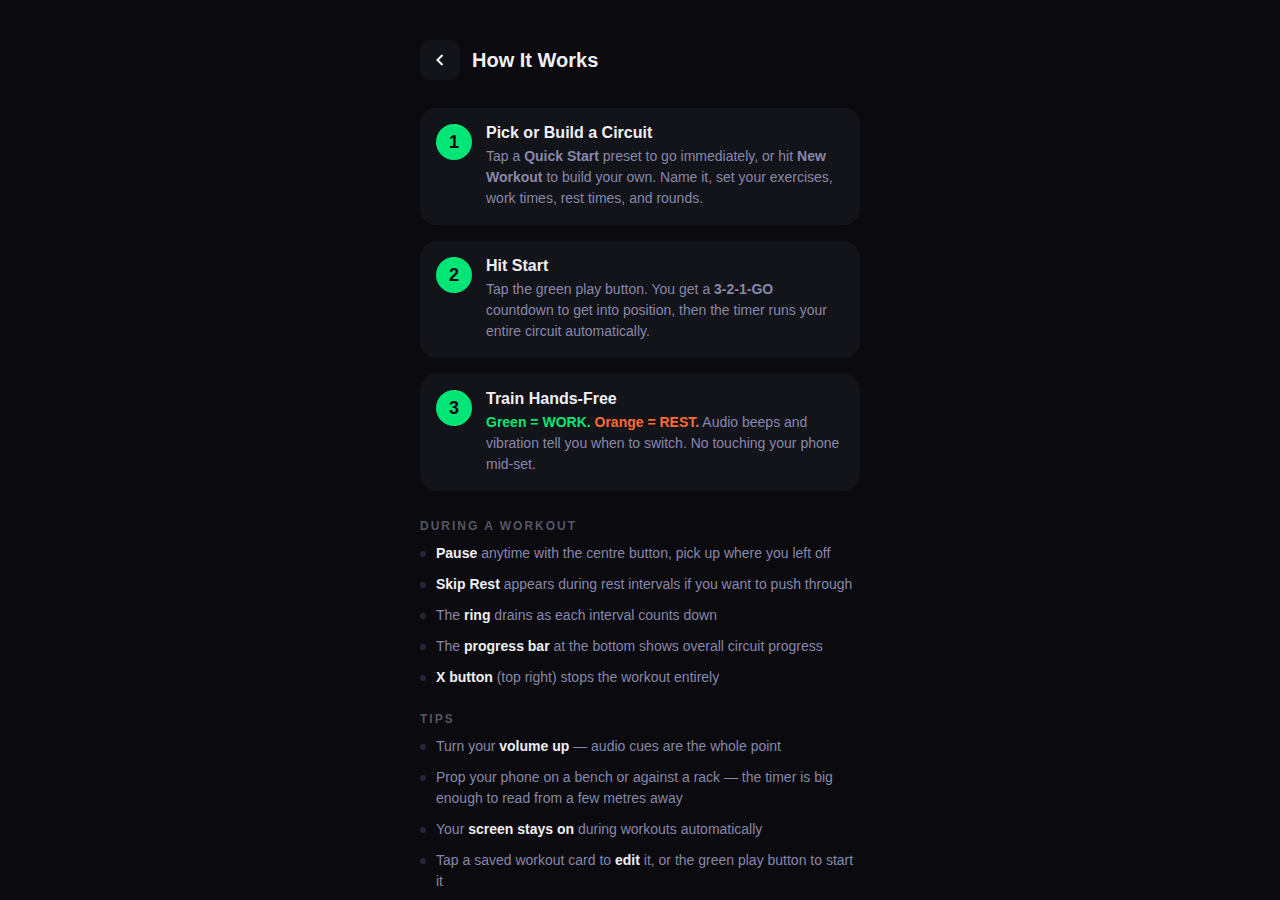
<file: index.html>
<!DOCTYPE html>
<html lang="en">
<head>
  <meta charset="UTF-8">
  <meta name="viewport" content="width=device-width, initial-scale=1.0, viewport-fit=cover, user-scalable=no">
  <meta name="theme-color" content="#0a0a0f">
  <meta name="apple-mobile-web-app-capable" content="yes">
  <meta name="apple-mobile-web-app-status-bar-style" content="black-translucent">
  <meta name="apple-mobile-web-app-title" content="SPLIT">
  <meta name="description" content="SPLIT - Programmable circuit training timer. Build your circuit, hit start, train hands-free.">
  <title>SPLIT</title>
  <link rel="stylesheet" href="style.css">
  <link rel="manifest" href="manifest.json">
  <link rel="icon" href="icon.svg" type="image/svg+xml">
  <link rel="apple-touch-icon" href="icon-192.png">
</head>
<body>
  <div id="app"></div>
  <script src="app.js"></script>
</body>
</html>
</file>
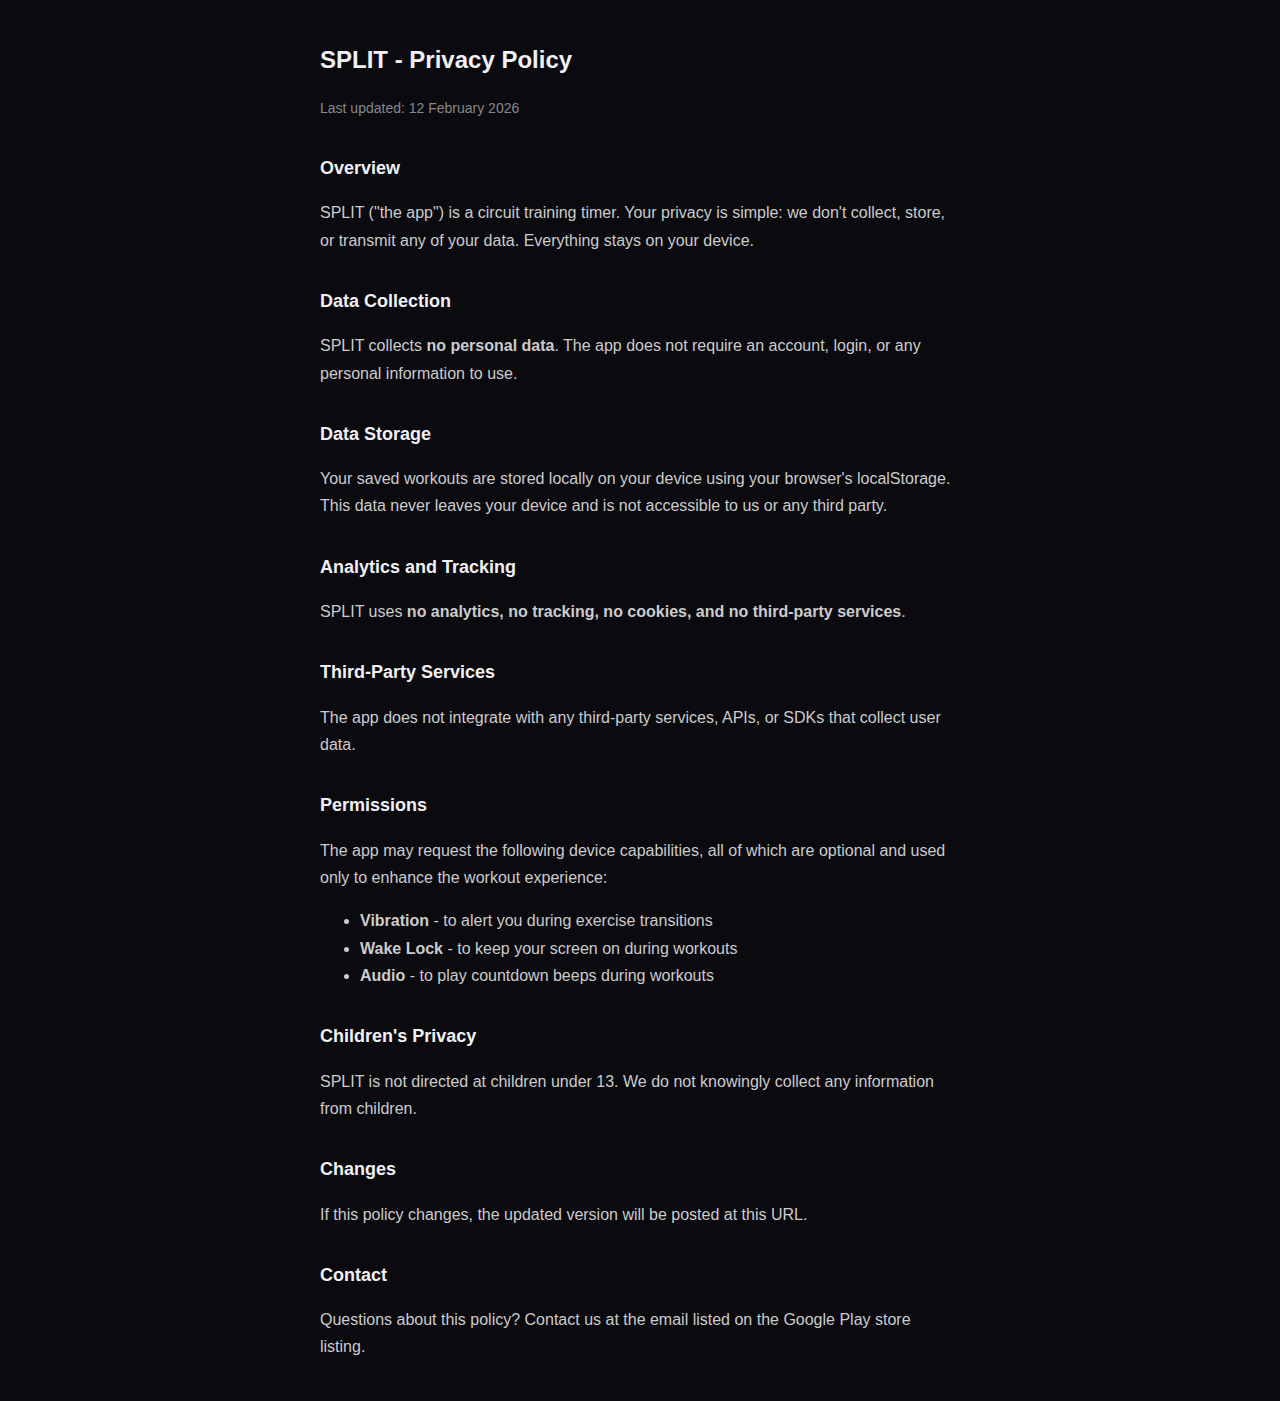
<file: privacy.html>
<!DOCTYPE html>
<html lang="en">
<head>
  <meta charset="UTF-8">
  <meta name="viewport" content="width=device-width, initial-scale=1.0">
  <title>SPLIT - Privacy Policy</title>
  <style>
    body { font-family: -apple-system, BlinkMacSystemFont, 'Segoe UI', Roboto, sans-serif; background: #0a0a0f; color: #ccc; max-width: 640px; margin: 0 auto; padding: 24px 20px; line-height: 1.7; }
    h1 { color: #f0f0f5; font-size: 24px; }
    h2 { color: #f0f0f5; font-size: 18px; margin-top: 32px; }
    a { color: #00e676; }
    .updated { color: #888; font-size: 14px; }
  </style>
</head>
<body>
  <h1>SPLIT - Privacy Policy</h1>
  <p class="updated">Last updated: 12 February 2026</p>

  <h2>Overview</h2>
  <p>SPLIT ("the app") is a circuit training timer. Your privacy is simple: we don't collect, store, or transmit any of your data. Everything stays on your device.</p>

  <h2>Data Collection</h2>
  <p>SPLIT collects <strong>no personal data</strong>. The app does not require an account, login, or any personal information to use.</p>

  <h2>Data Storage</h2>
  <p>Your saved workouts are stored locally on your device using your browser's localStorage. This data never leaves your device and is not accessible to us or any third party.</p>

  <h2>Analytics and Tracking</h2>
  <p>SPLIT uses <strong>no analytics, no tracking, no cookies, and no third-party services</strong>.</p>

  <h2>Third-Party Services</h2>
  <p>The app does not integrate with any third-party services, APIs, or SDKs that collect user data.</p>

  <h2>Permissions</h2>
  <p>The app may request the following device capabilities, all of which are optional and used only to enhance the workout experience:</p>
  <ul>
    <li><strong>Vibration</strong> - to alert you during exercise transitions</li>
    <li><strong>Wake Lock</strong> - to keep your screen on during workouts</li>
    <li><strong>Audio</strong> - to play countdown beeps during workouts</li>
  </ul>

  <h2>Children's Privacy</h2>
  <p>SPLIT is not directed at children under 13. We do not knowingly collect any information from children.</p>

  <h2>Changes</h2>
  <p>If this policy changes, the updated version will be posted at this URL.</p>

  <h2>Contact</h2>
  <p>Questions about this policy? Contact us at the email listed on the Google Play store listing.</p>
</body>
</html>
</file>
<file: style.css>
/* ============================================
   SPLIT - Circuit Training Timer
   ============================================ */

/* ---- Reset & Variables ---- */
*, *::before, *::after { box-sizing: border-box; margin: 0; padding: 0; }

:root {
  --bg: #0a0a0f;
  --surface: #13131a;
  --surface-2: #1c1c26;
  --surface-3: #26263a;
  --primary: #00e676;
  --primary-dim: rgba(0,230,118,0.12);
  --primary-glow: rgba(0,230,118,0.35);
  --accent: #ff6b35;
  --accent-dim: rgba(255,107,53,0.12);
  --accent-glow: rgba(255,107,53,0.35);
  --danger: #ff3b3b;
  --text: #f0f0f5;
  --text-2: #8888aa;
  --text-3: #555566;
  --font: -apple-system, BlinkMacSystemFont, 'Segoe UI', Roboto, Helvetica, Arial, sans-serif;
  --mono: 'SF Mono', 'Fira Code', 'Cascadia Code', Consolas, monospace;
  --radius: 16px;
  --radius-sm: 10px;
  color-scheme: dark;
}

html, body {
  height: 100%;
  overflow: hidden;
}

body {
  font-family: var(--font);
  background: var(--bg);
  color: var(--text);
  -webkit-font-smoothing: antialiased;
  -moz-osx-font-smoothing: grayscale;
  -webkit-tap-highlight-color: transparent;
  overscroll-behavior: none;
}

#app {
  max-width: 480px;
  margin: 0 auto;
  height: 100%;
  height: 100dvh;
  position: relative;
  overflow: hidden;
}

/* ---- Scrollable views ---- */
.home-view,
.create-view {
  height: 100%;
  overflow-y: auto;
  overflow-x: hidden;
  -webkit-overflow-scrolling: touch;
  padding: 0 20px;
  padding-top: calc(20px + env(safe-area-inset-top, 0px));
  padding-bottom: calc(100px + env(safe-area-inset-bottom, 0px));
}

/* ---- Header ---- */
.header {
  text-align: center;
  padding: 32px 0 28px;
}

.logo {
  font-size: 42px;
  font-weight: 900;
  letter-spacing: 8px;
  color: var(--text);
  position: relative;
}

.logo span {
  color: var(--primary);
}

.tagline {
  font-size: 13px;
  font-weight: 500;
  color: var(--text-2);
  letter-spacing: 3px;
  text-transform: uppercase;
  margin-top: 4px;
}

/* ---- Sections ---- */
.section {
  margin-top: 32px;
}

.section-title {
  font-size: 12px;
  font-weight: 700;
  letter-spacing: 2px;
  text-transform: uppercase;
  color: var(--text-3);
  margin-bottom: 12px;
}

/* ---- Workout Cards ---- */
.workout-list {
  display: flex;
  flex-direction: column;
  gap: 10px;
}

.workout-card {
  display: flex;
  align-items: center;
  background: var(--surface);
  border-radius: var(--radius);
  padding: 16px;
  gap: 12px;
  cursor: pointer;
  transition: background 0.15s, transform 0.15s;
  border: 1px solid transparent;
}

.workout-card:active {
  transform: scale(0.98);
  background: var(--surface-2);
}

.workout-card-body {
  flex: 1;
  min-width: 0;
}

.workout-card-name {
  font-size: 17px;
  font-weight: 700;
  white-space: nowrap;
  overflow: hidden;
  text-overflow: ellipsis;
}

.workout-card-meta {
  font-size: 13px;
  color: var(--text-2);
  margin-top: 3px;
}

.btn-play {
  width: 48px;
  height: 48px;
  border-radius: 50%;
  border: none;
  background: var(--primary);
  color: var(--bg);
  display: flex;
  align-items: center;
  justify-content: center;
  cursor: pointer;
  flex-shrink: 0;
  transition: transform 0.15s, opacity 0.15s;
}

.btn-play:active {
  transform: scale(0.9);
}

.btn-play svg {
  width: 20px;
  height: 20px;
  margin-left: 2px;
}

/* ---- Preset Cards ---- */
.preset-grid {
  display: flex;
  flex-direction: column;
  gap: 10px;
}

.preset-card {
  background: var(--surface);
  border-radius: var(--radius);
  padding: 16px;
  border: 1px solid var(--surface-2);
}

.preset-card-name {
  font-size: 16px;
  font-weight: 700;
}

.preset-card-meta {
  font-size: 13px;
  color: var(--text-2);
  margin-top: 3px;
}

.preset-card-actions {
  display: flex;
  gap: 8px;
  margin-top: 12px;
}

/* ---- Buttons ---- */
.btn {
  display: inline-flex;
  align-items: center;
  justify-content: center;
  gap: 8px;
  font-family: var(--font);
  font-size: 15px;
  font-weight: 600;
  border: none;
  border-radius: var(--radius-sm);
  padding: 12px 20px;
  cursor: pointer;
  transition: transform 0.12s, opacity 0.12s, background 0.15s;
  -webkit-user-select: none;
  user-select: none;
}

.btn:active {
  transform: scale(0.97);
}

.btn svg {
  width: 18px;
  height: 18px;
}

.btn-primary {
  background: var(--primary);
  color: #0a0a0f;
}

.btn-secondary {
  background: var(--surface-2);
  color: var(--text);
}

.btn-ghost {
  background: transparent;
  color: var(--text-2);
  border: 1px solid var(--surface-3);
}

.btn-ghost:active {
  background: var(--surface-2);
}

.btn-block {
  width: 100%;
}

.btn-lg {
  padding: 16px 24px;
  font-size: 16px;
  border-radius: var(--radius);
}

.btn-sm {
  padding: 8px 14px;
  font-size: 13px;
  border-radius: 8px;
}

.btn-icon {
  width: 36px;
  height: 36px;
  border-radius: 8px;
  border: none;
  background: transparent;
  color: var(--text-3);
  display: flex;
  align-items: center;
  justify-content: center;
  cursor: pointer;
  transition: background 0.15s, color 0.15s;
  flex-shrink: 0;
}

.btn-icon:active {
  background: var(--surface-2);
  color: var(--text);
}

.btn-icon svg {
  width: 18px;
  height: 18px;
}

.btn-icon-danger:active {
  color: var(--danger);
}

/* ---- Create View ---- */
.create-header {
  display: flex;
  align-items: center;
  gap: 12px;
  padding: 20px 0 24px;
  position: sticky;
  top: 0;
  background: var(--bg);
  z-index: 10;
}

.create-header h2 {
  font-size: 20px;
  font-weight: 700;
  flex: 1;
}

.btn-back {
  width: 40px;
  height: 40px;
  border-radius: 10px;
  border: none;
  background: var(--surface);
  color: var(--text);
  display: flex;
  align-items: center;
  justify-content: center;
  cursor: pointer;
  flex-shrink: 0;
}

.btn-back svg {
  width: 20px;
  height: 20px;
}

.btn-delete-workout {
  font-family: var(--font);
  font-size: 13px;
  font-weight: 600;
  color: var(--danger);
  background: none;
  border: none;
  padding: 8px 12px;
  cursor: pointer;
  border-radius: 8px;
}

.btn-delete-workout:active {
  background: rgba(255,59,59,0.1);
}

/* ---- Form Controls ---- */
.form-group {
  margin-bottom: 20px;
}

.form-label {
  display: block;
  font-size: 12px;
  font-weight: 700;
  letter-spacing: 1.5px;
  text-transform: uppercase;
  color: var(--text-2);
  margin-bottom: 8px;
}

.form-input {
  width: 100%;
  font-family: var(--font);
  font-size: 16px;
  font-weight: 500;
  color: var(--text);
  background: var(--surface);
  border: 1px solid var(--surface-3);
  border-radius: var(--radius-sm);
  padding: 14px 16px;
  outline: none;
  transition: border-color 0.15s;
  -webkit-appearance: none;
  appearance: none;
}

.form-input:focus {
  border-color: var(--primary);
}

.form-input::placeholder {
  color: var(--text-3);
}

.form-row {
  display: flex;
  gap: 16px;
}

.flex-1 { flex: 1; }

/* ---- Stepper ---- */
.stepper {
  display: flex;
  align-items: center;
  background: var(--surface);
  border-radius: var(--radius-sm);
  border: 1px solid var(--surface-3);
  overflow: hidden;
}

.stepper-btn {
  width: 48px;
  height: 48px;
  border: none;
  background: none;
  color: var(--primary);
  font-size: 22px;
  font-weight: 600;
  cursor: pointer;
  display: flex;
  align-items: center;
  justify-content: center;
  font-family: var(--font);
}

.stepper-btn:active {
  background: var(--surface-2);
}

.stepper-value {
  flex: 1;
  text-align: center;
  font-size: 20px;
  font-weight: 700;
  font-family: var(--mono);
  padding: 0 4px;
}

/* ---- Time Input Group ---- */
.time-input-group {
  display: flex;
  align-items: center;
  background: var(--surface);
  border-radius: var(--radius-sm);
  border: 1px solid var(--surface-3);
  padding: 4px;
}

.time-input {
  width: 48px;
  height: 40px;
  border: none;
  background: transparent;
  color: var(--text);
  font-family: var(--mono);
  font-size: 18px;
  font-weight: 600;
  text-align: center;
  outline: none;
  -webkit-appearance: none;
  -moz-appearance: textfield;
  appearance: none;
}

.time-input::-webkit-inner-spin-button,
.time-input::-webkit-outer-spin-button {
  -webkit-appearance: none;
  margin: 0;
}

.time-input:focus {
  background: var(--surface-2);
  border-radius: 6px;
}

.time-sep {
  color: var(--text-3);
  font-family: var(--mono);
  font-size: 18px;
  font-weight: 700;
  padding: 0 2px;
}

/* ---- Exercise Cards ---- */
.exercise-list {
  display: flex;
  flex-direction: column;
  gap: 10px;
  margin-bottom: 12px;
}

.exercise-card {
  background: var(--surface);
  border-radius: var(--radius);
  padding: 14px;
  border: 1px solid var(--surface-2);
  animation: slideIn 0.2s ease;
}

.exercise-card-header {
  display: flex;
  align-items: center;
  gap: 10px;
  margin-bottom: 12px;
}

.exercise-number {
  width: 28px;
  height: 28px;
  border-radius: 50%;
  background: var(--surface-3);
  color: var(--text-2);
  font-size: 13px;
  font-weight: 700;
  display: flex;
  align-items: center;
  justify-content: center;
  flex-shrink: 0;
}

.exercise-name {
  flex: 1;
  min-width: 0;
  font-size: 15px;
  padding: 10px 12px;
  border-radius: 8px;
}

.exercise-card-actions {
  display: flex;
  gap: 2px;
  flex-shrink: 0;
}

.exercise-times {
  display: flex;
  gap: 12px;
  padding-left: 38px;
}

.time-group {
  flex: 1;
}

.time-label {
  display: block;
  font-size: 10px;
  font-weight: 800;
  letter-spacing: 2px;
  text-transform: uppercase;
  margin-bottom: 6px;
}

.work-label { color: var(--primary); }
.rest-label { color: var(--accent); }

/* ---- Create Footer ---- */
.create-footer {
  position: sticky;
  bottom: 0;
  padding: 16px 0 20px;
  background: linear-gradient(0deg, var(--bg) 80%, transparent);
  margin: 0 -20px;
  padding-left: 20px;
  padding-right: 20px;
}

/* ---- Timer View ---- */
.timer-view {
  height: 100%;
  height: 100dvh;
  display: flex;
  flex-direction: column;
  align-items: center;
  justify-content: center;
  position: relative;
  padding: env(safe-area-inset-top, 0px) 20px env(safe-area-inset-bottom, 0px);
  transition: background 0.4s ease;
}

.timer-view.work-phase {
  background: radial-gradient(ellipse at 50% 30%, var(--primary-dim), var(--bg) 70%);
}

.timer-view.rest-phase {
  background: radial-gradient(ellipse at 50% 30%, var(--accent-dim), var(--bg) 70%);
}

.timer-stop {
  position: absolute;
  top: calc(16px + env(safe-area-inset-top, 0px));
  right: 16px;
  width: 44px;
  height: 44px;
  border-radius: 50%;
  border: none;
  background: var(--surface-2);
  color: var(--text-2);
  display: flex;
  align-items: center;
  justify-content: center;
  cursor: pointer;
  z-index: 5;
}

.timer-stop svg {
  width: 20px;
  height: 20px;
}

.timer-round {
  font-size: 13px;
  font-weight: 700;
  letter-spacing: 3px;
  color: var(--text-2);
  margin-bottom: 24px;
}

/* ---- Timer Ring ---- */
.timer-ring-container {
  position: relative;
  width: 280px;
  height: 280px;
}

.timer-ring {
  width: 100%;
  height: 100%;
  transform: rotate(-90deg);
}

.ring-bg {
  fill: none;
  stroke: var(--surface-2);
  stroke-width: 8;
}

.ring-progress {
  fill: none;
  stroke-width: 8;
  stroke-linecap: round;
  transition: stroke-dashoffset 0.15s linear;
}

.ring-progress.work {
  stroke: var(--primary);
  filter: drop-shadow(0 0 10px var(--primary-glow));
}

.ring-progress.rest {
  stroke: var(--accent);
  filter: drop-shadow(0 0 10px var(--accent-glow));
}

.timer-center {
  position: absolute;
  top: 50%;
  left: 50%;
  transform: translate(-50%, -50%);
  text-align: center;
  width: 100%;
  padding: 0 30px;
}

.timer-type {
  font-size: 13px;
  font-weight: 800;
  letter-spacing: 4px;
  text-transform: uppercase;
  margin-bottom: 4px;
}

.timer-type.work { color: var(--primary); }
.timer-type.rest { color: var(--accent); }

.timer-name {
  font-size: 22px;
  font-weight: 800;
  color: var(--text);
  margin-bottom: 8px;
  white-space: nowrap;
  overflow: hidden;
  text-overflow: ellipsis;
}

.timer-time {
  font-family: var(--mono);
  font-size: 72px;
  font-weight: 700;
  color: var(--text);
  line-height: 1;
  letter-spacing: -3px;
}

.timer-time.warning {
  color: var(--danger);
  animation: pulse 0.5s ease-in-out infinite;
}

.timer-next {
  margin-top: 28px;
  font-size: 14px;
  color: var(--text-3);
  text-align: center;
  min-height: 20px;
}

/* ---- Timer Controls ---- */
.timer-controls {
  margin-top: 32px;
}

.btn-timer-control {
  width: 72px;
  height: 72px;
  border-radius: 50%;
  border: 2px solid var(--surface-3);
  background: var(--surface);
  color: var(--text);
  display: flex;
  align-items: center;
  justify-content: center;
  cursor: pointer;
  transition: transform 0.12s, background 0.15s;
}

.btn-timer-control:active {
  transform: scale(0.92);
  background: var(--surface-2);
}

.btn-timer-control svg {
  width: 28px;
  height: 28px;
}

/* ---- Progress Bar ---- */
.timer-progress-bar {
  position: absolute;
  bottom: 0;
  left: 0;
  right: 0;
  height: 4px;
  background: var(--surface);
}

.timer-progress-fill {
  height: 100%;
  transition: width 0.3s linear;
  border-radius: 0 2px 2px 0;
}

.timer-progress-fill.work { background: var(--primary); }
.timer-progress-fill.rest { background: var(--accent); }

/* ---- Countdown Phase ---- */
.countdown-phase {
  background: var(--bg);
}

.countdown-container {
  text-align: center;
}

.countdown-number {
  font-family: var(--mono);
  font-size: 140px;
  font-weight: 900;
  color: var(--primary);
  line-height: 1;
  text-shadow: 0 0 60px var(--primary-glow);
}

.countdown-number.pop {
  animation: countdownPop 0.4s ease-out;
}

.countdown-label {
  font-size: 14px;
  font-weight: 700;
  letter-spacing: 5px;
  color: var(--text-2);
  margin-top: 16px;
}

.countdown-workout-name {
  font-size: 16px;
  font-weight: 600;
  color: var(--text-3);
  margin-top: 8px;
}

/* ---- Complete Phase ---- */
.complete-phase {
  background: var(--bg);
}

.complete-container {
  text-align: center;
  padding: 0 24px;
  width: 100%;
  animation: fadeScaleIn 0.5s ease;
}

.complete-check {
  width: 80px;
  height: 80px;
  border-radius: 50%;
  background: var(--primary-dim);
  border: 3px solid var(--primary);
  display: flex;
  align-items: center;
  justify-content: center;
  margin: 0 auto 24px;
}

.complete-check svg {
  width: 40px;
  height: 40px;
  color: var(--primary);
}

.complete-title {
  font-size: 36px;
  font-weight: 900;
  letter-spacing: 4px;
  margin-bottom: 32px;
}

.complete-stats {
  display: flex;
  gap: 8px;
  margin-bottom: 40px;
}

.stat {
  flex: 1;
  background: var(--surface);
  border-radius: var(--radius);
  padding: 16px 8px;
}

.stat-value {
  font-family: var(--mono);
  font-size: 28px;
  font-weight: 700;
  color: var(--primary);
}

.stat-label {
  font-size: 11px;
  font-weight: 600;
  color: var(--text-3);
  letter-spacing: 1px;
  text-transform: uppercase;
  margin-top: 4px;
}

/* ---- Empty State ---- */
.empty-state {
  text-align: center;
  padding: 24px;
  color: var(--text-3);
  font-size: 14px;
}

/* ---- Help Button (home header) ---- */
.header {
  position: relative;
}

.btn-help {
  position: absolute;
  top: 32px;
  right: 0;
  width: 40px;
  height: 40px;
  border-radius: 50%;
  border: 1px solid var(--surface-3);
  background: var(--surface);
  color: var(--text-2);
  display: flex;
  align-items: center;
  justify-content: center;
  cursor: pointer;
}

.btn-help:active {
  background: var(--surface-2);
  color: var(--text);
}

.btn-help svg {
  width: 20px;
  height: 20px;
}

/* ---- Help View ---- */
.help-view {
  height: 100%;
  overflow-y: auto;
  -webkit-overflow-scrolling: touch;
  padding: 0 20px;
  padding-top: calc(20px + env(safe-area-inset-top, 0px));
  padding-bottom: calc(100px + env(safe-area-inset-bottom, 0px));
}

.help-header {
  display: flex;
  align-items: center;
  gap: 12px;
  padding: 20px 0 28px;
}

.help-header h2 {
  font-size: 20px;
  font-weight: 700;
}

/* Steps */
.help-steps {
  display: flex;
  flex-direction: column;
  gap: 16px;
  margin-bottom: 28px;
}

.help-step {
  display: flex;
  gap: 14px;
  align-items: flex-start;
  background: var(--surface);
  border-radius: var(--radius);
  padding: 16px;
  animation: slideIn 0.3s ease both;
}

.help-step:nth-child(2) { animation-delay: 0.05s; }
.help-step:nth-child(3) { animation-delay: 0.1s; }

.help-step-num {
  width: 36px;
  height: 36px;
  border-radius: 50%;
  background: var(--primary);
  color: var(--bg);
  font-size: 18px;
  font-weight: 800;
  display: flex;
  align-items: center;
  justify-content: center;
  flex-shrink: 0;
}

.help-step-body h3 {
  font-size: 16px;
  font-weight: 700;
  margin-bottom: 4px;
}

.help-step-body p {
  font-size: 14px;
  color: var(--text-2);
  line-height: 1.5;
}

/* Sections */
.help-section {
  margin-bottom: 24px;
}

.help-section-title {
  font-size: 12px;
  font-weight: 700;
  letter-spacing: 2px;
  text-transform: uppercase;
  color: var(--text-3);
  margin-bottom: 10px;
}

.help-list {
  list-style: none;
  display: flex;
  flex-direction: column;
  gap: 10px;
}

.help-list li {
  font-size: 14px;
  color: var(--text-2);
  line-height: 1.5;
  padding-left: 16px;
  position: relative;
}

.help-list li::before {
  content: '';
  position: absolute;
  left: 0;
  top: 8px;
  width: 6px;
  height: 6px;
  border-radius: 50%;
  background: var(--surface-3);
}

.help-list li strong {
  color: var(--text);
}

.clr-primary { color: var(--primary) !important; }
.clr-accent { color: var(--accent) !important; }

/* ---- Animations ---- */
@keyframes slideIn {
  from { opacity: 0; transform: translateY(8px); }
  to { opacity: 1; transform: translateY(0); }
}

@keyframes fadeScaleIn {
  from { opacity: 0; transform: scale(0.9); }
  to { opacity: 1; transform: scale(1); }
}

@keyframes countdownPop {
  0% { transform: scale(0.6); opacity: 0.5; }
  60% { transform: scale(1.1); }
  100% { transform: scale(1); opacity: 1; }
}

@keyframes pulse {
  0%, 100% { opacity: 1; }
  50% { opacity: 0.5; }
}

@keyframes glow {
  0%, 100% { box-shadow: 0 0 20px var(--primary-glow); }
  50% { box-shadow: 0 0 40px var(--primary-glow); }
}

/* ---- Skip Button (during rest) ---- */
.btn-skip {
  position: absolute;
  bottom: calc(80px + env(safe-area-inset-bottom, 0px));
  font-family: var(--font);
  font-size: 14px;
  font-weight: 600;
  color: var(--text-3);
  background: none;
  border: 1px solid var(--surface-3);
  padding: 8px 20px;
  border-radius: 20px;
  cursor: pointer;
}

.btn-skip:active {
  background: var(--surface-2);
  color: var(--text-2);
}

/* ---- Responsive ---- */
@media (max-width: 360px) {
  .timer-ring-container {
    width: 240px;
    height: 240px;
  }
  .timer-time {
    font-size: 60px;
  }
  .timer-name {
    font-size: 18px;
  }
  .exercise-times {
    flex-direction: column;
    gap: 8px;
    padding-left: 0;
  }
}

@media (min-height: 800px) {
  .timer-ring-container {
    width: 300px;
    height: 300px;
  }
  .timer-time {
    font-size: 80px;
  }
}

/* ============================================
   Wearable / Smartwatch (Wear OS)
   ============================================
   Wear OS watches: ~360x360 to ~450x450, often round.
   Key: small AND short viewport = watch (phones are tall).
   ============================================ */

/* ---- Small square screens (watch-sized) ---- */
@media (max-width: 450px) and (max-height: 450px) {

  .home-view,
  .create-view {
    padding: 8px 12px;
    padding-bottom: 20px;
  }

  /* Header - compact */
  .header { padding: 8px 0 6px; }
  .logo { font-size: 22px; letter-spacing: 4px; }
  .tagline { display: none; }
  .section-title { font-size: 9px; margin-bottom: 6px; }

  /* Home - slim cards, hide presets */
  .workout-list { gap: 6px; }
  .workout-card { padding: 10px 12px; border-radius: 12px; }
  .workout-card-name { font-size: 14px; }
  .workout-card-meta { font-size: 11px; }
  .btn-play { width: 36px; height: 36px; }
  .btn-play svg { width: 14px; height: 14px; }
  .preset-grid { display: none; }
  .section:has(.preset-grid) .section-title { display: none; }
  .btn-block.btn-lg { padding: 10px 16px; font-size: 13px; border-radius: 10px; }
  .btn-block.btn-lg svg { width: 14px; height: 14px; }

  /* Create - tighter spacing */
  .create-header { padding: 8px 0 10px; }
  .create-header h2 { font-size: 16px; }
  .btn-back { width: 32px; height: 32px; }
  .btn-back svg { width: 16px; height: 16px; }
  .form-group { margin-bottom: 12px; }
  .form-label { font-size: 10px; margin-bottom: 4px; }
  .form-input { padding: 10px 12px; font-size: 14px; }
  .stepper-btn { width: 36px; height: 36px; font-size: 18px; }
  .stepper-value { font-size: 16px; }
  .exercise-card { padding: 10px; }
  .exercise-number { width: 22px; height: 22px; font-size: 11px; }
  .exercise-name { font-size: 13px; padding: 8px 10px; }
  .exercise-times { padding-left: 32px; gap: 8px; }
  .time-input { width: 36px; height: 32px; font-size: 14px; }
  .time-sep { font-size: 14px; }
  .time-label { font-size: 9px; }
  .exercise-card-actions { gap: 0; }
  .btn-icon { width: 28px; height: 28px; }
  .btn-icon svg { width: 14px; height: 14px; }
  .create-footer { padding: 8px 20px 10px; }

  /* Timer - THE key screen on a watch */
  .timer-view { padding: 4px 8px; }
  .timer-stop { top: 4px; right: 4px; width: 28px; height: 28px; }
  .timer-stop svg { width: 14px; height: 14px; }
  .timer-round { font-size: 9px; letter-spacing: 2px; margin-bottom: 4px; }

  .timer-ring-container { width: 190px; height: 190px; }
  .ring-bg { stroke-width: 6; }
  .ring-progress { stroke-width: 6; }

  .timer-type { font-size: 9px; letter-spacing: 3px; margin-bottom: 2px; }
  .timer-name { font-size: 14px; margin-bottom: 4px; }
  .timer-time { font-size: 44px; letter-spacing: -2px; }
  .timer-center { padding: 0 20px; }

  .timer-next { font-size: 10px; margin-top: 6px; }
  .timer-controls { margin-top: 6px; }
  .btn-timer-control { width: 44px; height: 44px; }
  .btn-timer-control svg { width: 20px; height: 20px; }
  .btn-skip { display: none; }

  /* Countdown */
  .countdown-number { font-size: 80px; }
  .countdown-label { font-size: 10px; letter-spacing: 3px; margin-top: 8px; }
  .countdown-workout-name { font-size: 11px; }

  /* Complete */
  .complete-check { width: 48px; height: 48px; margin-bottom: 12px; }
  .complete-check svg { width: 24px; height: 24px; }
  .complete-title { font-size: 20px; letter-spacing: 2px; margin-bottom: 16px; }
  .complete-stats { gap: 4px; margin-bottom: 16px; }
  .stat { padding: 8px 4px; border-radius: 10px; }
  .stat-value { font-size: 16px; }
  .stat-label { font-size: 8px; }
  .complete-container .btn { padding: 10px 16px; font-size: 13px; }
}

/* ---- Round displays (most Wear OS watches) ---- */
@media (shape: round) {

  #app {
    overflow: hidden;
  }

  /* Round safe zone: content outside the inscribed square gets clipped.
     For a 360px circle, safe square is ~254px.
     We pad ~14% on each side to stay in the safe zone. */
  .home-view,
  .create-view {
    padding-left: 14%;
    padding-right: 14%;
    padding-top: 18%;
    padding-bottom: 18%;
  }

  /* Timer - ring is already circular, perfect for round face */
  .timer-view {
    padding: 10% 8%;
  }

  .timer-stop { display: none; }
  .timer-round { display: none; }
  .timer-next { display: none; }
  .timer-progress-bar { display: none; }

  /* The ring IS the watch bezel visual */
  .timer-ring-container {
    width: 75vw;
    height: 75vw;
    max-width: 280px;
    max-height: 280px;
  }

  .ring-bg { stroke-width: 10; }
  .ring-progress { stroke-width: 10; }

  /* Bigger pause button for fat-finger tapping */
  .btn-timer-control {
    width: 52px;
    height: 52px;
    border-width: 1px;
  }

  /* Complete screen */
  .complete-container { padding: 0 8%; }
  .complete-stats { flex-direction: column; gap: 4px; }
  .stat { padding: 6px 4px; }
  .complete-check { width: 44px; height: 44px; margin-bottom: 8px; }
  .complete-check svg { width: 22px; height: 22px; }
  .complete-title { font-size: 18px; margin-bottom: 12px; }

  /* Countdown */
  .countdown-number { text-shadow: 0 0 40px var(--primary-glow); }
}

/* ---- Tiny round watch (combined) ---- */
@media (max-width: 400px) and (max-height: 400px) and (shape: round) {
  .timer-ring-container { width: 65vw; height: 65vw; }
  .timer-time { font-size: 36px; }
  .timer-name { font-size: 12px; }
  .timer-type { font-size: 8px; letter-spacing: 2px; }
  .countdown-number { font-size: 60px; }
  .btn-timer-control { width: 40px; height: 40px; }
  .btn-timer-control svg { width: 16px; height: 16px; }
}
</file>
